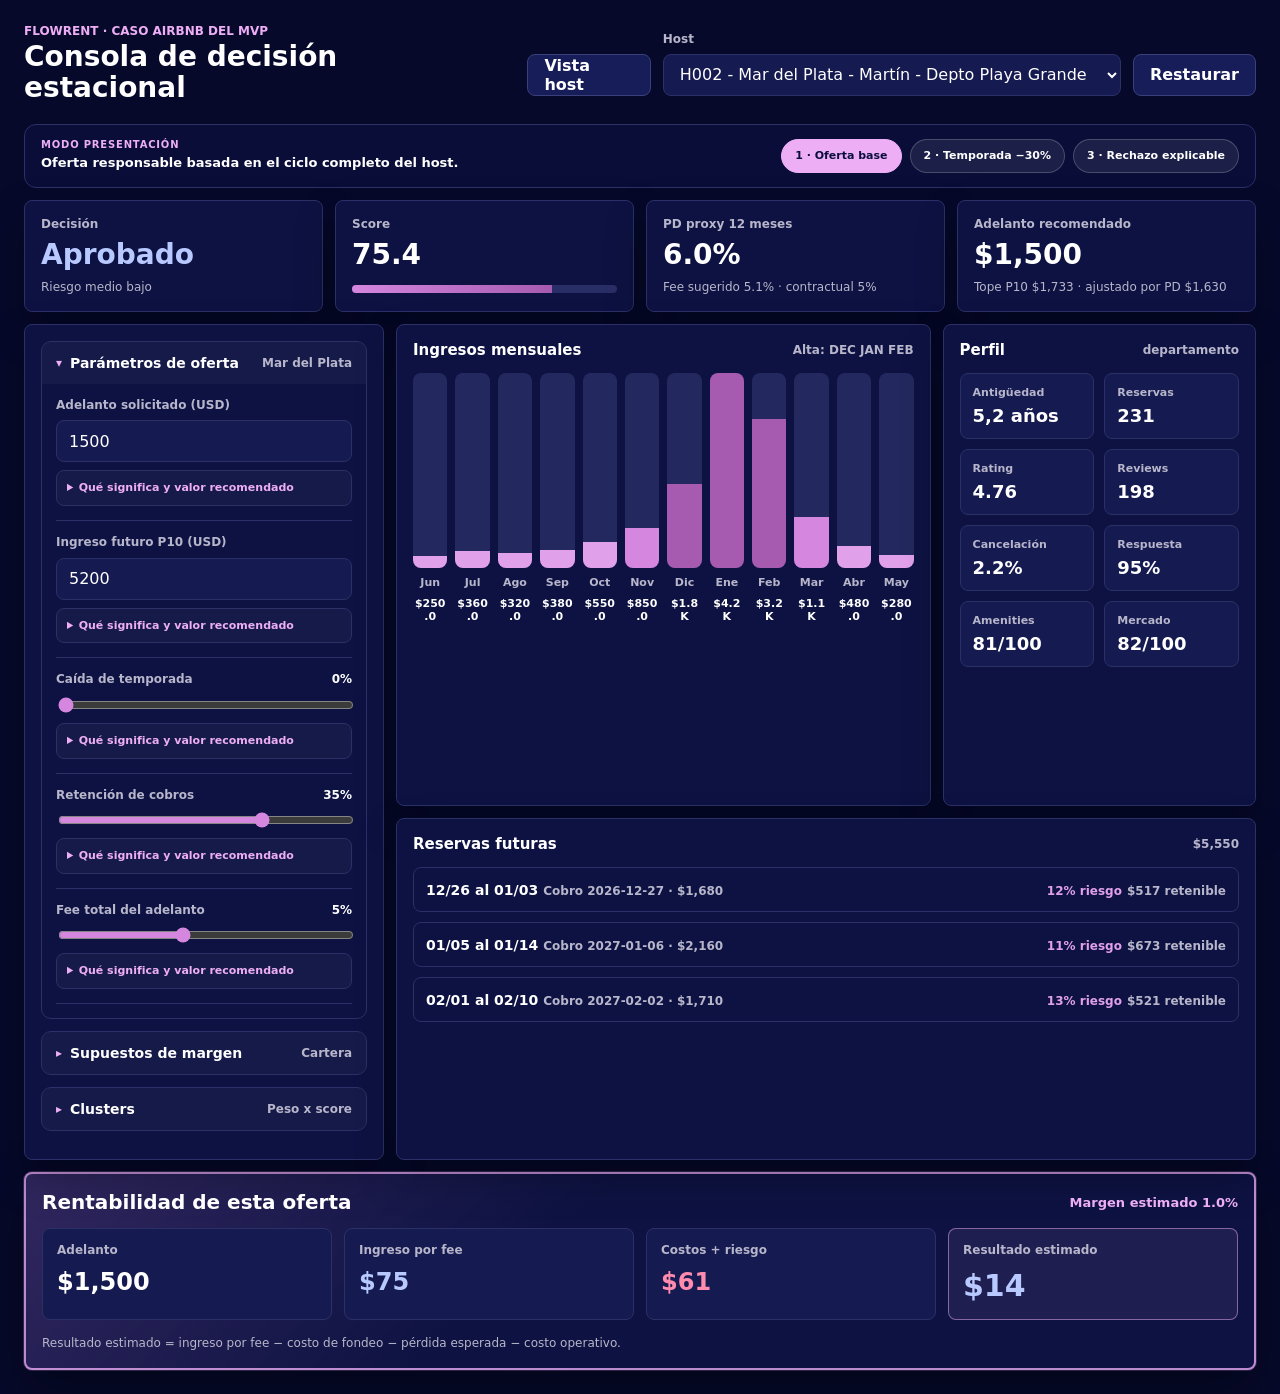
<file: frontend/index.html>
<!doctype html>
<html lang="es">
  <head>
    <meta charset="utf-8" />
    <meta name="viewport" content="width=device-width, initial-scale=1" />
    <title>FlowRent | Consola de decisión</title>
    <link rel="stylesheet" href="./styles.css" />
  </head>
  <body>
    <div class="app-shell">
      <header class="topbar">
        <div>
          <p class="eyebrow">FlowRent · caso Airbnb del MVP</p>
          <h1>Consola de decisión estacional</h1>
        </div>
        <div class="topbar-controls">
          <a class="secondary-button" href="./host.html">Vista host</a>
          <label class="field compact">
            <span>Host</span>
            <select id="hostSelect"></select>
          </label>
          <button id="resetButton" class="secondary-button" type="button">Restaurar</button>
        </div>
      </header>

      <main class="dashboard">
        <section class="demo-rail" aria-label="Modo presentación">
          <div>
            <span class="demo-label">Modo presentación</span>
            <strong id="demoNarrative">Oferta responsable basada en el ciclo completo del host.</strong>
          </div>
          <div class="demo-actions">
            <button class="demo-action active" data-demo-action="base" type="button">1 · Oferta base</button>
            <button class="demo-action" data-demo-action="stress" type="button">2 · Temporada −30%</button>
            <button class="demo-action" data-demo-action="reject" type="button">3 · Rechazo explicable</button>
          </div>
        </section>

        <section class="summary-grid" aria-label="Resumen de adelanto">
          <article class="metric-panel decision-panel">
            <span class="metric-label">Decisión</span>
            <strong id="decisionValue">-</strong>
            <small id="riskBandValue">-</small>
          </article>
          <article class="metric-panel">
            <span class="metric-label">Score</span>
            <strong id="scoreValue">-</strong>
            <div class="meter"><span id="scoreMeter"></span></div>
          </article>
          <article class="metric-panel">
            <span class="metric-label">PD proxy 12 meses</span>
            <strong id="pdValue">-</strong>
            <small id="pricingHint">-</small>
          </article>
          <article class="metric-panel">
            <span class="metric-label">Adelanto recomendado</span>
            <strong id="recommendedValue">-</strong>
            <small id="maxAdvanceValue">-</small>
          </article>
        </section>

        <section class="workspace">
          <aside class="control-panel">
            <details class="param-group" open>
              <summary>
                <span>Parámetros de oferta</span>
                <small id="hostCity">-</small>
              </summary>

              <div class="field assumption-field">
                <label for="requestedAmount">
                  <span>Adelanto solicitado (USD)</span>
                </label>
                <input id="requestedAmount" type="number" min="0" step="100" />
                <details class="assumption-help">
                  <summary>Qué significa y valor recomendado</summary>
                  <p>Es el monto que el comercio quiere recibir hoy. Para una primera oferta responsable, usar <strong>20%–35%</strong> del P10 futuro; en Martín, <strong>USD 1.500</strong> mantiene aprobación total.</p>
                </details>
              </div>

              <div class="field assumption-field">
                <label for="futureRevenue">
                  <span>Ingreso futuro P10 (USD)</span>
                </label>
                <input id="futureRevenue" type="number" min="0" step="100" />
                <details class="assumption-help">
                  <summary>Qué significa y valor recomendado</summary>
                  <p>Es una estimación conservadora del ingreso futuro: el escenario bajo contra el que se calcula recuperabilidad. Usar P10, no promedio. Para Martín, el valor base es <strong>USD 5.200</strong>.</p>
                </details>
              </div>

              <div class="range-field assumption-field">
                <label for="seasonDrop">
                  <span>
                    <b>Caída de temporada</b>
                    <output id="seasonDropOutput">0%</output>
                  </span>
                </label>
                <input id="seasonDrop" type="range" min="0" max="70" step="5" />
                <details class="assumption-help">
                  <summary>Qué significa y valor recomendado</summary>
                  <p>Reduce el P10 para probar una temporada peor a la esperada. Usar <strong>0%</strong> como base, <strong>20%–30%</strong> como stress razonable y <strong>40%+</strong> como escenario severo.</p>
                </details>
              </div>

              <div class="range-field assumption-field">
                <label for="holdback">
                  <span>
                    <b>Retención de cobros</b>
                    <output id="holdbackOutput">0%</output>
                  </span>
                </label>
                <input id="holdback" type="range" min="0" max="50" step="1" />
                <details class="assumption-help">
                  <summary>Qué significa y valor recomendado</summary>
                  <p>Es el porcentaje de cada cobro futuro que se retiene hasta completar adelanto + fee. Usar <strong>20%–35%</strong>; valores superiores a 40% pueden presionar demasiado el flujo del host.</p>
                </details>
              </div>

              <div class="range-field assumption-field">
                <label for="fee">
                  <span>
                    <b>Fee total del adelanto</b>
                    <output id="feeOutput">0%</output>
                  </span>
                </label>
                <input id="fee" type="range" min="0" max="12" step="0.5" />
                <details class="assumption-help">
                  <summary>Qué significa y valor recomendado</summary>
                  <p>Es el costo total que paga el host por adelantar cobros, no una tasa anual. Para adelantos cortos en USD, usar <strong>3%–5%</strong> en perfiles aprobados; <strong>6%</strong> sólo para líneas piloto o riesgo más alto.</p>
                </details>
              </div>
            </details>

            <details class="param-group">
              <summary>
                <span>Supuestos de margen</span>
                <small>Cartera</small>
              </summary>
              <p class="assumptions-note">Rangos orientativos para modelar un piloto en USD. Deben reemplazarse por cotizaciones y resultados reales antes de operar.</p>

              <div class="range-field assumption-field">
                <label for="fundingCost">
                  <span>
                    <b>Costo de fondeo anual (USD)</b>
                    <output id="fundingCostOutput">7%</output>
                  </span>
                </label>
                <input id="fundingCost" type="range" min="0" max="20" step="1" value="7" />
                <details class="assumption-help">
                  <summary>Qué significa y valor recomendado</summary>
                  <p>Es el rendimiento anual exigido por quienes aportan el capital de la cartera. Para una cartera en USD respaldada por cobros visibles, usar <strong>6%–10%</strong>; valor base recomendado: <strong>7%</strong>. Testear 10%–12% como stress.</p>
                </details>
              </div>

              <div class="range-field assumption-field">
                <label for="pdStress">
                  <span>
                    <b>Stress sobre PD individual</b>
                    <output id="pdStressOutput">0%</output>
                  </span>
                </label>
                <input id="pdStress" type="range" min="-50" max="100" step="10" value="0" />
                <details class="assumption-help">
                  <summary>Qué significa y valor recomendado</summary>
                  <p>Aumenta o reduce proporcionalmente la probabilidad de default estimada para probar escenarios. Usar <strong>0%</strong> como base y <strong>+30% a +50%</strong> para un escenario adverso prudente.</p>
                </details>
              </div>

              <div class="range-field assumption-field">
                <label for="lossGivenDefault">
                  <span>
                    <b>Pérdida dado default</b>
                    <output id="lossGivenDefaultOutput">35%</output>
                  </span>
                </label>
                <input id="lossGivenDefault" type="range" min="0" max="80" step="5" value="35" />
                <details class="assumption-help">
                  <summary>Qué significa y valor recomendado</summary>
                  <p>Es el porcentaje del adelanto que no se recuperaría si ocurre un default. Con retención de cobros y límites conservadores, probar <strong>25%–40%</strong>; valor base recomendado: <strong>35%</strong>.</p>
                </details>
              </div>

              <div class="range-field assumption-field">
                <label for="operatingMargin">
                  <span>
                    <b>Margen objetivo anual</b>
                    <output id="operatingMarginOutput">3%</output>
                  </span>
                </label>
                <input id="operatingMargin" type="range" min="0" max="15" step="1" value="3" />
                <details class="assumption-help">
                  <summary>Qué significa y valor recomendado</summary>
                  <p>Es el retorno anual que FlowRent busca agregar al pricing por encima de fondeo y riesgo. Afecta el fee sugerido, no el resultado del fee contractual actual. Usar <strong>2%–5%</strong>; valor base recomendado: <strong>3%</strong>.</p>
                </details>
              </div>

              <div class="range-field assumption-field">
                <label for="operatingCost">
                  <span>
                    <b>Costo operativo por operación</b>
                    <output id="operatingCostOutput">1%</output>
                  </span>
                </label>
                <input id="operatingCost" type="range" min="0" max="5" step="0.5" value="1" />
                <details class="assumption-help">
                  <summary>Qué significa y valor recomendado</summary>
                  <p>Representa KYC, pagos, monitoreo, administración y soporte como porcentaje del adelanto. Para un piloto usar <strong>0,5%–1,5%</strong>; valor base recomendado: <strong>1%</strong>. Debería bajar con escala y automatización.</p>
                </details>
              </div>
            </details>

            <details class="param-group">
              <summary>
                <span>Clusters</span>
                <small>Peso x score</small>
              </summary>
              <div id="clusterControls" class="cluster-controls"></div>
            </details>
          </aside>

          <section class="analysis-panel">
            <div class="panel-row">
              <article class="chart-panel">
                <div class="section-heading">
                  <h2>Ingresos mensuales</h2>
                  <span id="seasonalityLabel">-</span>
                </div>
                <div id="revenueChart" class="bar-chart" aria-label="Gráfico de ingresos mensuales"></div>
              </article>

              <article class="host-panel">
                <div class="section-heading">
                  <h2>Perfil</h2>
                  <span id="listingType">-</span>
                </div>
                <dl id="hostFacts" class="facts"></dl>
              </article>
            </div>

            <article class="booking-panel">
              <div class="section-heading">
                <h2>Reservas futuras</h2>
                <span id="futureBookingTotal">-</span>
              </div>
              <div id="futureBookings" class="booking-list"></div>
            </article>
          </section>
        </section>

        <section class="profit-section" aria-label="Rentabilidad de la oferta">
          <article class="profit-panel highlighted">
            <div class="section-heading">
              <h2>Rentabilidad de esta oferta</h2>
              <span id="offerMarginLabel">-</span>
            </div>
            <div id="offerProfitability" class="profit-summary"></div>
            <p class="profit-explanation">Resultado estimado = ingreso por fee − costo de fondeo − pérdida esperada − costo operativo.</p>
          </article>
        </section>
      </main>
    </div>

    <script src="./app.js"></script>
  </body>
</html>
</file>
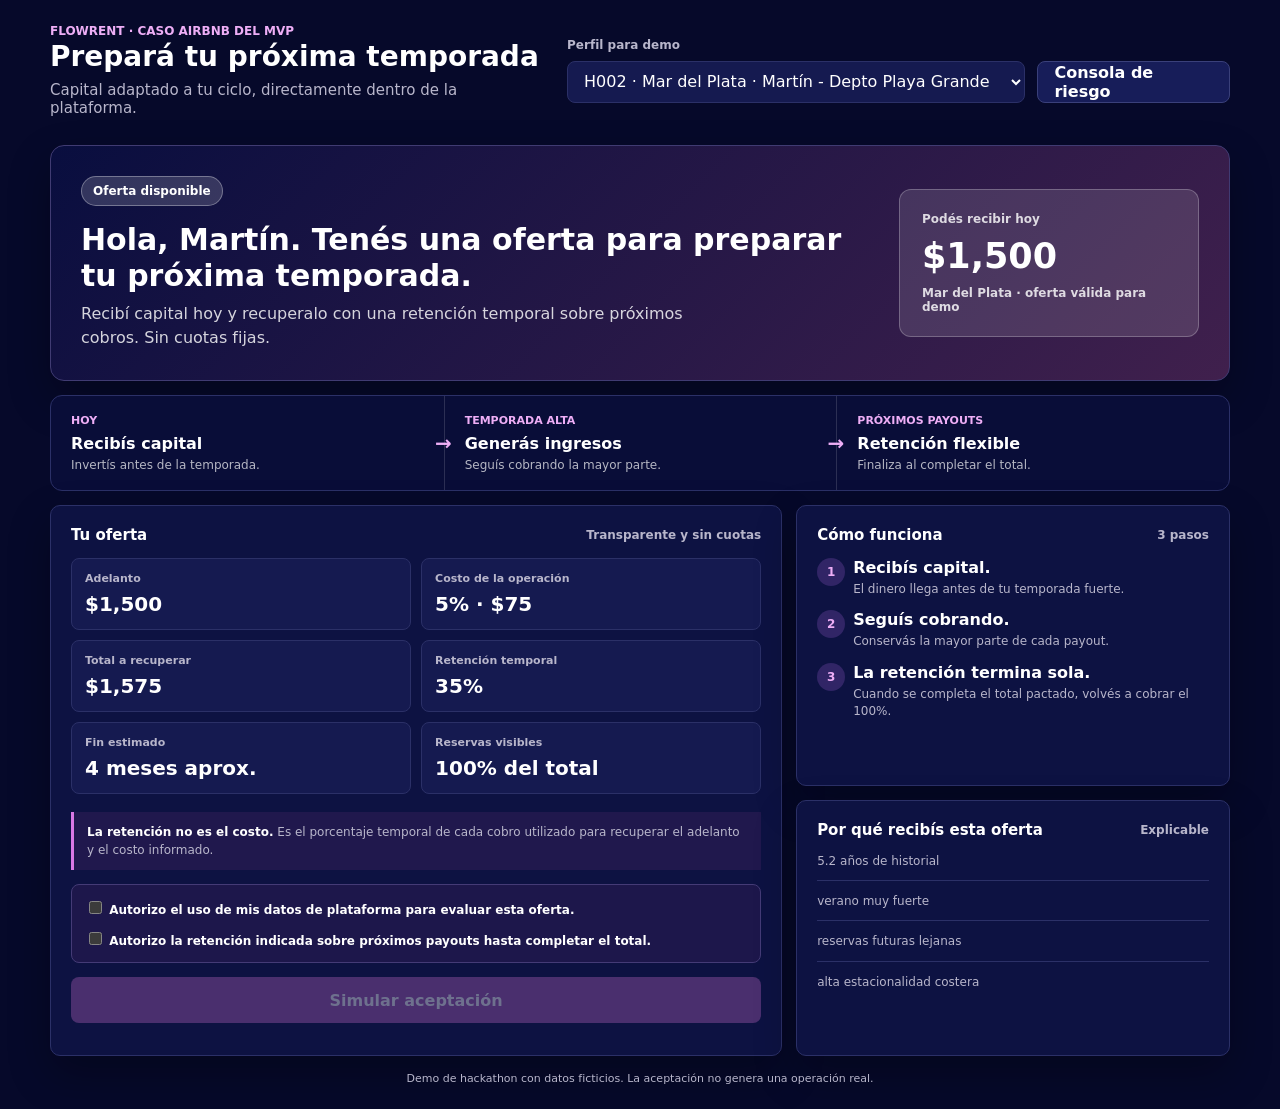
<file: frontend/host.html>
<!doctype html>
<html lang="es">
  <head>
    <meta charset="utf-8" />
    <meta name="viewport" content="width=device-width, initial-scale=1" />
    <title>FlowRent | Oferta para anfitriones</title>
    <link rel="stylesheet" href="./styles.css" />
    <link rel="stylesheet" href="./host.css" />
  </head>
  <body>
    <div class="host-shell">
      <header class="host-topbar">
        <div>
          <p class="eyebrow">FlowRent · caso Airbnb del MVP</p>
          <h1>Prepará tu próxima temporada</h1>
          <p class="host-subtitle">Capital adaptado a tu ciclo, directamente dentro de la plataforma.</p>
        </div>
        <div class="topbar-controls">
          <label class="field compact">
            <span>Perfil para demo</span>
            <select id="hostViewSelect"></select>
          </label>
          <a class="secondary-button" href="./index.html">Consola de riesgo</a>
        </div>
      </header>

      <main class="host-main">
        <section id="offerHero" class="offer-hero">
          <div>
            <span id="offerStatus" class="status-pill">Evaluando</span>
            <h2 id="offerTitle">Cargando oferta...</h2>
            <p id="offerDescription"></p>
          </div>
          <div class="offer-amount">
            <span>Podés recibir hoy</span>
            <strong id="offerAdvance">-</strong>
            <small id="offerCity">-</small>
          </div>
        </section>

        <section id="cycleStrip" class="cycle-strip" aria-label="Ciclo de la oferta">
          <div>
            <span>Hoy</span>
            <strong>Recibís capital</strong>
            <small>Invertís antes de la temporada.</small>
          </div>
          <div>
            <span>Temporada alta</span>
            <strong>Generás ingresos</strong>
            <small>Seguís cobrando la mayor parte.</small>
          </div>
          <div>
            <span>Próximos payouts</span>
            <strong>Retención flexible</strong>
            <small>Finaliza al completar el total.</small>
          </div>
        </section>

        <section id="offerContent" class="host-grid">
          <article class="host-card">
            <div class="section-heading">
              <h2>Tu oferta</h2>
              <span>Transparente y sin cuotas</span>
            </div>
            <dl class="offer-details">
              <div>
                <dt>Adelanto</dt>
                <dd id="detailAdvance">-</dd>
              </div>
              <div>
                <dt>Costo de la operación</dt>
                <dd id="detailFee">-</dd>
              </div>
              <div>
                <dt>Total a recuperar</dt>
                <dd id="detailTotal">-</dd>
              </div>
              <div>
                <dt>Retención temporal</dt>
                <dd id="detailHoldback">-</dd>
              </div>
              <div>
                <dt>Fin estimado</dt>
                <dd id="detailMonths">-</dd>
              </div>
              <div>
                <dt>Reservas visibles</dt>
                <dd id="detailCoverage">-</dd>
              </div>
            </dl>

            <p class="offer-note"><strong>La retención no es el costo.</strong> Es el porcentaje temporal de cada cobro utilizado para recuperar el adelanto y el costo informado.</p>

            <div class="consent-box">
              <label><input id="dataConsent" type="checkbox" /> Autorizo el uso de mis datos de plataforma para evaluar esta oferta.</label>
              <label><input id="payoutConsent" type="checkbox" /> Autorizo la retención indicada sobre próximos payouts hasta completar el total.</label>
            </div>
            <button id="acceptOffer" class="primary-action" type="button" disabled>Simular aceptación</button>
            <p id="acceptanceMessage" class="acceptance-message" aria-live="polite"></p>
          </article>

          <aside class="host-side">
            <article class="host-card">
              <div class="section-heading">
                <h2>Cómo funciona</h2>
                <span>3 pasos</span>
              </div>
              <ol class="steps">
                <li><strong>Recibís capital.</strong><span>El dinero llega antes de tu temporada fuerte.</span></li>
                <li><strong>Seguís cobrando.</strong><span>Conservás la mayor parte de cada payout.</span></li>
                <li><strong>La retención termina sola.</strong><span>Cuando se completa el total pactado, volvés a cobrar el 100%.</span></li>
              </ol>
            </article>

            <article class="host-card">
              <div class="section-heading">
                <h2>Por qué recibís esta oferta</h2>
                <span>Explicable</span>
              </div>
              <ul id="offerReasons" class="reason-list"></ul>
            </article>
          </aside>
        </section>

        <section id="rejectedContent" class="rejected-card" hidden>
          <span class="status-pill rejected">Todavía no disponible</span>
          <h2 id="rejectedTitle">No podemos ofrecerte un adelanto hoy</h2>
          <p id="rejectedReason"></p>
          <div class="improvement-grid">
            <div><strong>Completá verificaciones</strong><span>Identidad, datos fiscales, cuenta y permisos.</span></div>
            <div><strong>Construí historial</strong><span>Más reservas completadas mejoran la evaluación.</span></div>
            <div><strong>Reducí cancelaciones</strong><span>Una operación estable habilita futuras ofertas.</span></div>
          </div>
        </section>

        <p class="demo-disclaimer">Demo de hackathon con datos ficticios. La aceptación no genera una operación real.</p>
      </main>
    </div>
    <script src="./host.js"></script>
  </body>
</html>
</file>
<file: frontend/styles.css>
:root {
  --bg: #06092a;
  --surface: #0d1242;
  --surface-strong: #151a50;
  --text: #ffffff;
  --muted: #b8b6cb;
  --line: #2b3067;
  --teal: #d586df;
  --teal-dark: #151a50;
  --blue: #a65bb0;
  --green: #b7c9ff;
  --amber: #e1a0ea;
  --red: #ff8caf;
  --ink: #090e3f;
  --lime: #eeaef6;
  --coral: #d978e4;
  --warm: #20184d;
  --shadow: 0 18px 42px rgba(0, 0, 0, 0.28);
}

* {
  box-sizing: border-box;
}

body {
  margin: 0;
  background: var(--bg);
  color: var(--text);
  color-scheme: dark;
  font-family:
    Inter, ui-sans-serif, system-ui, -apple-system, BlinkMacSystemFont, "Segoe UI",
    sans-serif;
}

button,
input,
select {
  font: inherit;
}

.app-shell {
  min-height: 100vh;
  padding: 24px;
}

.topbar {
  align-items: center;
  display: flex;
  gap: 24px;
  justify-content: space-between;
  margin: 0 auto 20px;
  max-width: 1440px;
}

.eyebrow {
  color: var(--lime);
  font-size: 12px;
  font-weight: 800;
  letter-spacing: 0;
  margin: 0 0 4px;
  text-transform: uppercase;
}

h1,
h2,
p {
  margin: 0;
}

h1 {
  font-size: 28px;
  letter-spacing: 0;
  line-height: 1.1;
}

h2 {
  font-size: 15px;
  letter-spacing: 0;
  line-height: 1.2;
}

.topbar-controls {
  align-items: end;
  display: flex;
  gap: 12px;
}

.dashboard {
  margin: 0 auto;
  max-width: 1440px;
}

.demo-rail {
  align-items: center;
  background: #090d38;
  border: 1px solid var(--line);
  border-radius: 12px;
  color: #fff;
  display: flex;
  gap: 24px;
  justify-content: space-between;
  margin-bottom: 12px;
  padding: 14px 16px;
}

.demo-rail > div:first-child {
  display: grid;
  gap: 4px;
}

.demo-label {
  color: var(--lime);
  font-size: 10px;
  font-weight: 900;
  letter-spacing: 0.08em;
  text-transform: uppercase;
}

.demo-rail strong {
  font-size: 13px;
  line-height: 1.35;
}

.demo-actions {
  display: flex;
  gap: 8px;
}

.demo-action {
  background: rgba(255, 255, 255, 0.08);
  border: 1px solid rgba(255, 255, 255, 0.2);
  border-radius: 999px;
  color: #fff;
  cursor: pointer;
  font-size: 11px;
  font-weight: 850;
  min-height: 34px;
  padding: 0 13px;
}

.demo-action:hover,
.demo-action.active {
  background: var(--lime);
  border-color: var(--lime);
  color: var(--ink);
}

.summary-grid {
  display: grid;
  gap: 12px;
  grid-template-columns: repeat(4, minmax(0, 1fr));
  margin-bottom: 12px;
}

.metric-panel,
.control-panel,
.chart-panel,
.host-panel,
.cluster-panel,
.booking-panel,
.portfolio-panel,
.unit-panel,
.sensitivity-panel {
  background: var(--surface);
  border: 1px solid var(--line);
  border-radius: 8px;
  box-shadow: var(--shadow);
}

.metric-panel {
  min-height: 112px;
  padding: 16px;
}

.metric-label {
  color: var(--muted);
  display: block;
  font-size: 12px;
  font-weight: 700;
  margin-bottom: 10px;
}

.metric-panel strong {
  display: block;
  font-size: 28px;
  letter-spacing: 0;
  line-height: 1;
  overflow-wrap: anywhere;
}

.metric-panel small {
  color: var(--muted);
  display: block;
  font-size: 12px;
  line-height: 1.35;
  margin-top: 10px;
}

.decision-panel.approved strong {
  color: var(--green);
}

.decision-panel.partial strong,
.decision-panel.pilot strong {
  color: var(--amber);
}

.decision-panel.rejected strong {
  color: var(--red);
}

.meter {
  background: #292e67;
  border-radius: 999px;
  height: 8px;
  margin-top: 16px;
  overflow: hidden;
}

.meter span {
  background: linear-gradient(90deg, var(--teal), var(--blue));
  display: block;
  height: 100%;
  width: 0%;
}

.workspace {
  display: grid;
  gap: 12px;
  grid-template-columns: 360px minmax(0, 1fr);
}

.portfolio-section {
  display: grid;
  gap: 12px;
  grid-template-columns: minmax(0, 1.2fr) minmax(300px, 0.75fr) minmax(360px, 1fr);
  margin-top: 12px;
}

.profit-section {
  margin-top: 12px;
}

.control-panel {
  align-self: start;
  padding: 16px;
}

.section-heading {
  align-items: center;
  display: flex;
  gap: 12px;
  justify-content: space-between;
  margin-bottom: 14px;
}

.section-heading span {
  color: var(--muted);
  font-size: 12px;
  font-weight: 700;
  text-align: right;
}

.cluster-title {
  margin-top: 22px;
}

.param-group {
  border: 1px solid var(--line);
  border-radius: 10px;
  margin-bottom: 12px;
  overflow: hidden;
}

.param-group > summary {
  align-items: center;
  background: rgba(255, 255, 255, 0.035);
  color: var(--text);
  cursor: pointer;
  display: flex;
  font-size: 14px;
  font-weight: 900;
  justify-content: space-between;
  list-style: none;
  padding: 13px 14px;
}

.param-group > summary::-webkit-details-marker {
  display: none;
}

.param-group > summary::before {
  color: var(--lime);
  content: "▸";
  font-size: 12px;
  margin-right: 8px;
}

.param-group[open] > summary::before {
  content: "▾";
}

.param-group > summary span {
  align-items: center;
  color: var(--text);
  display: flex;
  flex: 1;
}

.param-group > summary small {
  color: var(--muted);
  font-size: 12px;
  font-weight: 800;
  text-align: right;
}

.param-group > :not(summary) {
  margin-left: 14px;
  margin-right: 14px;
}

.param-group > :nth-child(2) {
  margin-top: 14px;
}

.param-group > :last-child {
  margin-bottom: 14px;
}

.field,
.range-field {
  display: grid;
  gap: 8px;
  margin-bottom: 14px;
}

.field span,
.range-field span {
  color: var(--muted);
  display: flex;
  font-size: 12px;
  font-weight: 750;
  justify-content: space-between;
  line-height: 1.2;
}

.field input,
.field select {
  background: var(--surface-strong);
  border: 1px solid var(--line);
  border-radius: 8px;
  color: var(--text);
  min-height: 42px;
  outline: none;
  padding: 0 12px;
  width: 100%;
}

.field input:focus,
.field select:focus {
  border-color: var(--teal);
  box-shadow: 0 0 0 3px rgba(238, 174, 246, 0.38);
}

.field.compact {
  margin-bottom: 0;
  min-width: 320px;
}

.secondary-button {
  align-items: center;
  background: #171d59;
  border: 1px solid #3a407a;
  border-radius: 8px;
  color: #fff;
  cursor: pointer;
  display: inline-flex;
  font-weight: 800;
  justify-content: center;
  min-height: 42px;
  padding: 0 16px;
  text-decoration: none;
}

.secondary-button:hover {
  background: #272e72;
}

.range-field input {
  accent-color: var(--teal);
  width: 100%;
}

.range-field output {
  color: var(--text);
  font-weight: 850;
}

.assumption-field {
  border-bottom: 1px solid var(--line);
  padding-bottom: 14px;
}

.assumptions-note {
  color: var(--muted);
  font-size: 11px;
  line-height: 1.45;
  margin: -4px 0 14px;
}

.assumption-field label {
  cursor: pointer;
}

.assumption-help {
  background: rgba(255, 255, 255, 0.035);
  border: 1px solid var(--line);
  border-radius: 8px;
  color: var(--muted);
  font-size: 11px;
  line-height: 1.45;
  padding: 9px 10px;
}

.assumption-help summary {
  color: var(--lime);
  cursor: pointer;
  font-weight: 850;
}

.assumption-help p {
  margin-top: 8px;
}

.assumption-help strong {
  color: var(--text);
}

.cluster-controls {
  display: grid;
  gap: 12px;
}

.cluster-control {
  border-top: 1px solid var(--line);
  padding-top: 12px;
}

.cluster-control:first-child {
  border-top: 0;
  padding-top: 0;
}

.cluster-control label {
  display: grid;
  gap: 8px;
}

.cluster-control span {
  align-items: center;
  color: var(--text);
  display: flex;
  font-size: 13px;
  font-weight: 800;
  justify-content: space-between;
}

.cluster-control small {
  color: var(--muted);
  font-size: 12px;
  font-weight: 700;
}

.cluster-control input {
  accent-color: var(--blue);
}

.analysis-panel {
  display: grid;
  gap: 12px;
}

.panel-row {
  display: grid;
  gap: 12px;
  grid-template-columns: minmax(0, 1.45fr) minmax(280px, 0.85fr);
}

.panel-row.bottom {
  grid-template-columns: minmax(0, 1fr) minmax(320px, 0.9fr);
}

.chart-panel,
.host-panel,
.cluster-panel,
.booking-panel,
.portfolio-panel,
.unit-panel,
.sensitivity-panel,
.profit-panel {
  min-height: 300px;
  padding: 16px;
}

.booking-panel {
  min-height: 0;
}

.portfolio-panel,
.unit-panel,
.sensitivity-panel {
  min-height: 250px;
}

.profit-panel {
  background: var(--surface);
  border: 1px solid var(--line);
  border-radius: 8px;
  box-shadow: var(--shadow);
  min-height: 0;
}

.profit-panel.highlighted {
  background:
    linear-gradient(135deg, rgba(213, 134, 223, 0.18), rgba(13, 18, 66, 0.96) 42%),
    var(--surface);
  border: 2px solid rgba(238, 174, 246, 0.78);
  box-shadow:
    0 0 0 1px rgba(238, 174, 246, 0.18),
    0 22px 54px rgba(0, 0, 0, 0.36);
}

.profit-panel.highlighted .section-heading h2 {
  color: var(--text);
  font-size: 20px;
}

.profit-panel.highlighted .section-heading span {
  color: var(--lime);
  font-size: 13px;
}

.profit-summary {
  display: grid;
  gap: 12px;
  grid-template-columns: repeat(4, minmax(0, 1fr));
}

.profit-metric {
  background: var(--surface-strong);
  border: 1px solid var(--line);
  border-radius: 8px;
  min-height: 92px;
  padding: 14px;
}

.profit-metric span {
  color: var(--muted);
  display: block;
  font-size: 12px;
  font-weight: 800;
  margin-bottom: 12px;
}

.profit-metric strong {
  display: block;
  font-size: 24px;
  line-height: 1.1;
  overflow-wrap: anywhere;
}

.profit-metric.positive strong {
  color: var(--green);
}

.profit-metric.negative strong {
  color: var(--red);
}

.profit-metric.outcome {
  background: rgba(238, 174, 246, 0.08);
  border-color: rgba(238, 174, 246, 0.5);
}

.profit-metric.outcome strong {
  font-size: 30px;
}

.profit-explanation {
  color: var(--muted);
  font-size: 12px;
  line-height: 1.5;
  margin-top: 14px;
}

.bar-chart {
  align-items: end;
  display: grid;
  gap: 8px;
  grid-template-columns: repeat(12, minmax(28px, 1fr));
  min-height: 250px;
}

.bar-item {
  align-items: center;
  display: grid;
  gap: 8px;
  grid-template-rows: 1fr auto auto;
  height: 250px;
}

.bar-track {
  align-items: end;
  background: #23285e;
  border-radius: 8px;
  display: flex;
  height: 100%;
  overflow: hidden;
  width: 100%;
}

.bar-fill {
  background: var(--teal);
  min-height: 4px;
  width: 100%;
}

.bar-fill.high {
  background: var(--blue);
}

.bar-fill.low {
  background: var(--amber);
}

.bar-label {
  color: var(--muted);
  font-size: 11px;
  font-weight: 800;
  text-align: center;
}

.bar-value {
  color: var(--text);
  font-size: 11px;
  font-weight: 800;
  min-height: 26px;
  overflow-wrap: anywhere;
  text-align: center;
}

.facts {
  display: grid;
  gap: 10px;
  grid-template-columns: 1fr 1fr;
  margin: 0;
}

.facts div {
  background: var(--surface-strong);
  border: 1px solid var(--line);
  border-radius: 8px;
  padding: 12px;
}

.facts dt {
  color: var(--muted);
  font-size: 11px;
  font-weight: 750;
  margin-bottom: 6px;
}

.facts dd {
  font-size: 18px;
  font-weight: 850;
  margin: 0;
  overflow-wrap: anywhere;
}

.cluster-bars {
  display: grid;
  gap: 12px;
}

.cluster-bar {
  display: grid;
  gap: 7px;
}

.cluster-bar-row {
  align-items: center;
  display: grid;
  gap: 10px;
  grid-template-columns: minmax(150px, 220px) minmax(0, 1fr) 52px;
}

.cluster-name {
  font-size: 13px;
  font-weight: 850;
}

.cluster-track {
  background: #292e67;
  border-radius: 999px;
  height: 10px;
  overflow: hidden;
}

.cluster-fill {
  background: linear-gradient(90deg, var(--teal), var(--blue));
  height: 100%;
}

.cluster-score {
  color: var(--muted);
  font-size: 12px;
  font-weight: 850;
  text-align: right;
}

.cluster-note {
  color: var(--muted);
  font-size: 12px;
  line-height: 1.35;
}

.booking-list {
  display: grid;
  gap: 10px;
}

.booking-item {
  border: 1px solid var(--line);
  border-radius: 8px;
  display: grid;
  gap: 8px;
  grid-template-columns: minmax(0, 1fr) auto;
  padding: 12px;
}

.booking-item strong {
  font-size: 14px;
}

.booking-item span {
  color: var(--muted);
  font-size: 12px;
  font-weight: 700;
}

.booking-item small {
  color: var(--amber);
  font-size: 12px;
  font-weight: 850;
}

.portfolio-metrics {
  display: grid;
  gap: 10px;
  grid-template-columns: repeat(4, minmax(0, 1fr));
}

.portfolio-metric {
  background: var(--surface-strong);
  border: 1px solid var(--line);
  border-radius: 8px;
  min-height: 76px;
  padding: 12px;
}

.portfolio-metric span {
  color: var(--muted);
  display: block;
  font-size: 11px;
  font-weight: 800;
  margin-bottom: 8px;
}

.portfolio-metric strong {
  display: block;
  font-size: 18px;
  font-weight: 900;
  line-height: 1.1;
  overflow-wrap: anywhere;
}

.unit-economics {
  display: grid;
  gap: 8px;
}

.unit-row,
.sensitivity-row {
  align-items: center;
  border: 1px solid var(--line);
  border-radius: 8px;
  display: grid;
  gap: 10px;
  padding: 11px 12px;
}

.unit-row {
  grid-template-columns: minmax(0, 1fr) auto;
}

.unit-row span,
.sensitivity-row span {
  color: var(--muted);
  font-size: 12px;
  font-weight: 800;
}

.unit-row strong,
.sensitivity-row strong {
  font-size: 14px;
  font-weight: 900;
  text-align: right;
}

.unit-row.positive strong,
.sensitivity-row.positive strong {
  color: var(--green);
}

.unit-row.negative strong,
.sensitivity-row.negative strong {
  color: var(--red);
}

.sensitivity-table {
  display: grid;
  gap: 8px;
}

.sensitivity-row {
  grid-template-columns: 82px minmax(0, 1fr) 112px 64px;
}

.sensitivity-row.header {
  background: var(--surface-strong);
  border-color: transparent;
}

.sensitivity-row.header span {
  color: var(--text);
}

@media (max-width: 1100px) {
  .summary-grid,
  .workspace,
  .portfolio-section,
  .profit-summary,
  .panel-row,
  .panel-row.bottom {
    grid-template-columns: 1fr;
  }

  .topbar {
    align-items: stretch;
    flex-direction: column;
  }

  .topbar-controls {
    align-items: stretch;
  }

  .demo-rail,
  .demo-actions {
    align-items: stretch;
    flex-direction: column;
  }

  .field.compact {
    min-width: 0;
  }
}

@media (max-width: 720px) {
  .app-shell {
    padding: 14px;
  }

  h1 {
    font-size: 22px;
  }

  .topbar-controls {
    flex-direction: column;
  }

  .summary-grid {
    gap: 10px;
  }

  .metric-panel strong {
    font-size: 23px;
  }

  .bar-chart {
    gap: 5px;
    overflow-x: auto;
  }

  .bar-item {
    min-width: 42px;
  }

  .facts {
    grid-template-columns: 1fr;
  }

  .portfolio-metrics {
    grid-template-columns: 1fr 1fr;
  }

  .cluster-bar-row {
    grid-template-columns: 1fr;
  }

  .cluster-score {
    text-align: left;
  }

  .sensitivity-row {
    grid-template-columns: 1fr;
  }

  .sensitivity-row strong {
    text-align: left;
  }
}
</file>
<file: frontend/host.css>
.host-shell {
  min-height: 100vh;
  padding: 24px;
}

[hidden] {
  display: none !important;
}

.host-topbar,
.host-main {
  margin: 0 auto;
  max-width: 1180px;
}

.host-topbar {
  align-items: center;
  display: flex;
  gap: 24px;
  justify-content: space-between;
  margin-bottom: 28px;
}

.host-subtitle {
  color: var(--muted);
  font-size: 15px;
  margin-top: 8px;
}

.offer-hero {
  align-items: center;
  background: linear-gradient(135deg, #090e3f, #40204d);
  border: 1px solid #403b72;
  border-radius: 14px;
  color: #fff;
  display: flex;
  gap: 30px;
  justify-content: space-between;
  margin-bottom: 14px;
  min-height: 210px;
  padding: 30px;
  box-shadow: var(--shadow);
}

.cycle-strip {
  background: #090d38;
  border: 1px solid var(--line);
  border-radius: 12px;
  color: #fff;
  display: grid;
  gap: 0;
  grid-template-columns: repeat(3, minmax(0, 1fr));
  margin-bottom: 14px;
  overflow: hidden;
}

.cycle-strip div {
  padding: 18px 20px;
  position: relative;
}

.cycle-strip div + div {
  border-left: 1px solid rgba(255, 255, 255, 0.14);
}

.cycle-strip div:not(:last-child)::after {
  color: var(--lime);
  content: "→";
  font-size: 20px;
  font-weight: 900;
  position: absolute;
  right: -8px;
  top: 35px;
  z-index: 1;
}

.cycle-strip span,
.cycle-strip strong,
.cycle-strip small {
  display: block;
}

.cycle-strip span {
  color: var(--lime);
  font-size: 11px;
  font-weight: 900;
  margin-bottom: 7px;
  text-transform: uppercase;
}

.cycle-strip strong {
  font-size: 16px;
  margin-bottom: 5px;
}

.cycle-strip small {
  color: rgba(255, 255, 255, 0.7);
  font-size: 12px;
}

.offer-hero h2 {
  font-size: 30px;
  margin: 16px 0 8px;
}

.offer-hero p {
  color: rgba(255, 255, 255, 0.82);
  line-height: 1.5;
  max-width: 620px;
}

.status-pill {
  background: rgba(255, 255, 255, 0.16);
  border: 1px solid rgba(255, 255, 255, 0.32);
  border-radius: 999px;
  display: inline-block;
  font-size: 12px;
  font-weight: 850;
  padding: 7px 11px;
}

.status-pill.rejected {
  background: #451a3b;
  border-color: #824064;
  color: var(--red);
}

.offer-amount {
  background: rgba(255, 255, 255, 0.12);
  border: 1px solid rgba(255, 255, 255, 0.24);
  border-radius: 12px;
  min-width: 300px;
  padding: 22px;
}

.offer-amount span,
.offer-amount small {
  display: block;
  font-size: 12px;
  font-weight: 750;
  opacity: 0.82;
}

.offer-amount strong {
  display: block;
  font-size: 35px;
  margin: 10px 0;
}

.host-grid {
  display: grid;
  gap: 14px;
  grid-template-columns: minmax(0, 1.35fr) minmax(330px, 0.8fr);
}

.host-side {
  display: grid;
  gap: 14px;
}

.host-card,
.rejected-card {
  background: var(--surface);
  border: 1px solid var(--line);
  border-radius: 10px;
  box-shadow: var(--shadow);
  padding: 20px;
}

.offer-details {
  display: grid;
  gap: 10px;
  grid-template-columns: repeat(2, minmax(0, 1fr));
  margin: 0 0 18px;
}

.offer-details div,
.improvement-grid div {
  background: var(--surface-strong);
  border: 1px solid var(--line);
  border-radius: 8px;
  padding: 13px;
}

.offer-details dt {
  color: var(--muted);
  font-size: 11px;
  font-weight: 800;
  margin-bottom: 7px;
}

.offer-details dd {
  font-size: 20px;
  font-weight: 900;
  margin: 0;
}

.consent-box {
  background: #1d174b;
  border: 1px solid #443b76;
  border-radius: 8px;
  display: grid;
  gap: 10px;
  margin-bottom: 14px;
  padding: 13px;
}

.offer-note {
  background: var(--warm);
  border-left: 3px solid var(--coral);
  color: var(--muted);
  font-size: 12px;
  line-height: 1.5;
  margin: 0 0 14px;
  padding: 11px 13px;
}

.offer-note strong {
  color: var(--text);
}

.consent-box label {
  color: var(--text);
  font-size: 12px;
  font-weight: 700;
  line-height: 1.4;
}

.primary-action {
  background: var(--blue);
  border: 0;
  border-radius: 8px;
  color: #fff;
  cursor: pointer;
  font-weight: 900;
  min-height: 46px;
  padding: 0 18px;
  width: 100%;
}

.primary-action:disabled {
  cursor: not-allowed;
  opacity: 0.4;
}

.acceptance-message {
  color: var(--green);
  font-size: 13px;
  font-weight: 800;
  margin-top: 12px;
  text-align: center;
}

.steps,
.reason-list {
  display: grid;
  gap: 12px;
  margin: 0;
  padding: 0;
}

.steps {
  counter-reset: steps;
  list-style: none;
}

.steps li {
  display: grid;
  gap: 4px;
  grid-template-columns: 32px minmax(0, 1fr);
}

.steps li::before {
  align-items: center;
  background: #312566;
  border-radius: 50%;
  color: var(--lime);
  content: counter(steps);
  counter-increment: steps;
  display: flex;
  font-size: 12px;
  font-weight: 900;
  grid-row: span 2;
  height: 28px;
  justify-content: center;
  width: 28px;
}

.steps span,
.reason-list li,
.improvement-grid span {
  color: var(--muted);
  font-size: 12px;
  line-height: 1.45;
}

.reason-list {
  list-style: none;
}

.reason-list li {
  border-bottom: 1px solid var(--line);
  padding-bottom: 10px;
}

.reason-list li:last-child {
  border-bottom: 0;
  padding-bottom: 0;
}

.rejected-card {
  text-align: center;
}

.rejected-card h2 {
  font-size: 25px;
  margin: 16px 0 8px;
}

.rejected-card > p {
  color: var(--muted);
  line-height: 1.5;
  margin-bottom: 20px;
}

.improvement-grid {
  display: grid;
  gap: 12px;
  grid-template-columns: repeat(3, minmax(0, 1fr));
  text-align: left;
}

.improvement-grid strong,
.improvement-grid span {
  display: block;
}

.improvement-grid strong {
  margin-bottom: 6px;
}

.demo-disclaimer {
  color: var(--muted);
  font-size: 11px;
  margin-top: 16px;
  text-align: center;
}

@media (max-width: 900px) {
  .host-topbar,
  .offer-hero {
    align-items: stretch;
    flex-direction: column;
  }

  .host-grid,
  .improvement-grid,
  .cycle-strip {
    grid-template-columns: 1fr;
  }

  .cycle-strip div + div {
    border-left: 0;
    border-top: 1px solid rgba(255, 255, 255, 0.14);
  }

  .cycle-strip div::after {
    display: none;
  }

  .offer-amount {
    min-width: 0;
  }
}

@media (max-width: 620px) {
  .host-shell {
    padding: 14px;
  }

  .offer-details {
    grid-template-columns: 1fr;
  }
}
</file>
